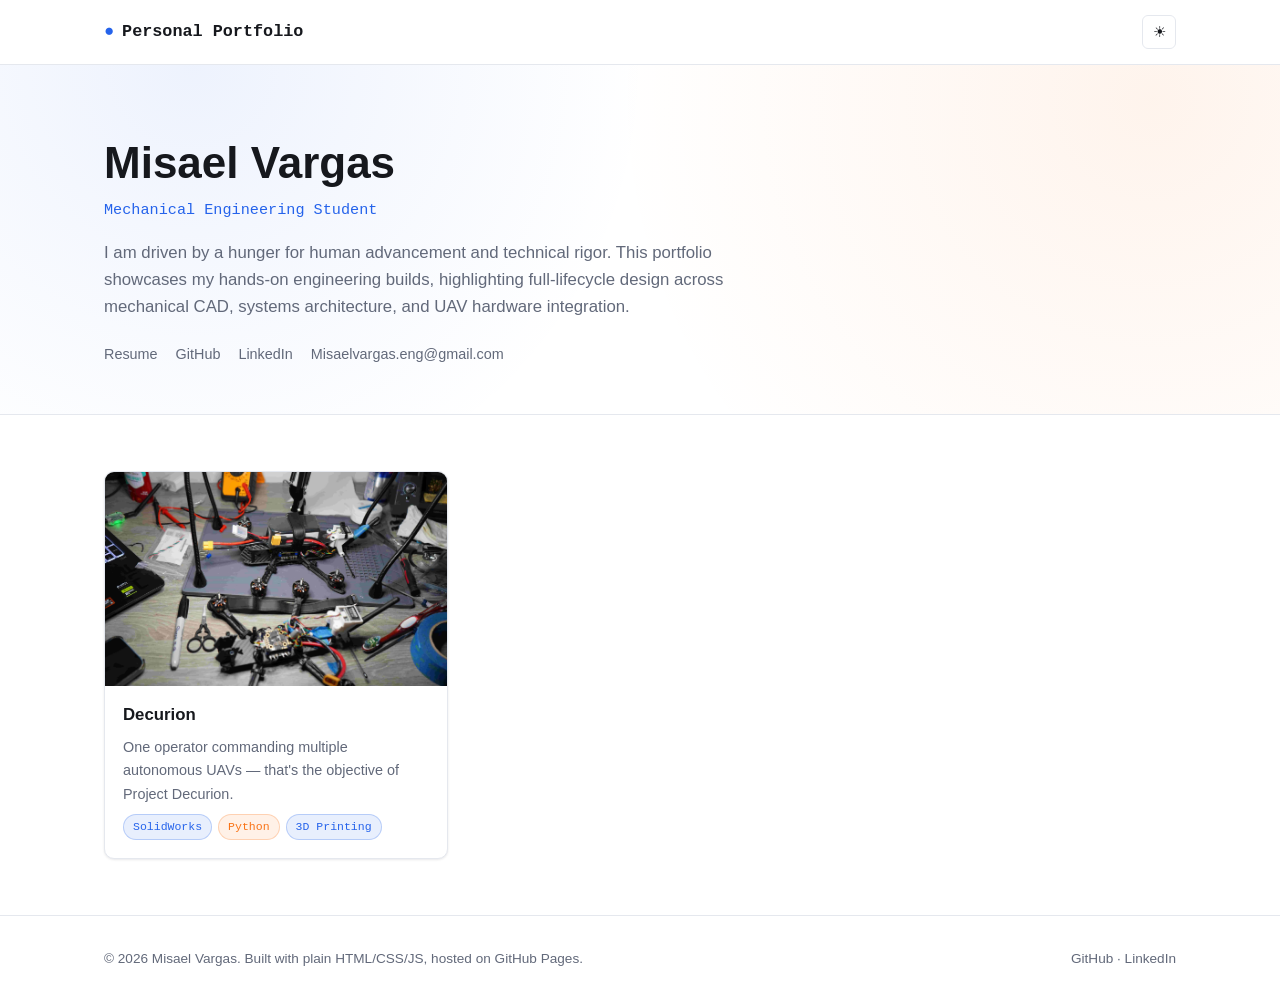
<file: index.html>
<!DOCTYPE html>
<html lang="en">
<head>
<meta charset="UTF-8">
<meta name="viewport" content="width=device-width, initial-scale=1.0">
<title>Misael Vargas — Engineering Portfolio</title>
<meta name="description" content="Engineering portfolio: projects, CAD models, build logs, and photos.">
<script>
  // Set theme before first paint to avoid a flash of the wrong theme.
  (function () {
    var saved = null;
    try { saved = localStorage.getItem("theme"); } catch (e) {}
    var theme = saved || (window.matchMedia("(prefers-color-scheme: dark)").matches ? "dark" : "light");
    document.documentElement.setAttribute("data-theme", theme);
  })();
</script>
<link rel="stylesheet" href="css/style.css">
</head>
<body>

<nav class="site-nav">
  <div class="wrap">
    <a href="index.html" class="brand"><span class="dot">&#9679;</span> Personal Portfolio</a>
    <button class="theme-toggle" data-theme-toggle aria-label="Toggle dark mode">
      <span class="icon-sun">&#9728;</span><span class="icon-moon">&#9789;</span>
    </button>
  </div>
</nav>

<!-- Short header: name, tagline, brief intro. Keep this short — the grid
     below is what people actually scan. Edit these in js/data.js (SITE). -->
<header class="landing-header">
  <div class="wrap">
    <h1><span data-site-name>Your Name</span></h1>
    <p class="tagline" data-site-tagline>Mechanical Engineering Student</p>
    <p class="intro" data-site-intro>Brief intro goes here.</p>
    <div class="header-links">
      <a href="#" data-site-resume target="_blank">Resume</a>
      <a href="#" data-site-github target="_blank">GitHub</a>
      <a href="#" data-site-linkedin target="_blank">LinkedIn</a>
      <a href="#" data-site-email>Email</a>
    </div>
  </div>
</header>

<!-- Project grid: cards only, no long text. Each card links straight to
     that project's own page. Populated from js/data.js (PROJECTS). -->
<section>
  <div class="wrap">
    <div class="grid" data-projects-grid></div>
  </div>
</section>

<footer>
  <div class="wrap">
    <div>© <span data-year></span> <span data-site-name>Your Name</span>. Built with plain HTML/CSS/JS, hosted on GitHub Pages.</div>
    <div><a href="#" data-site-github target="_blank">GitHub</a> · <a href="#" data-site-linkedin target="_blank">LinkedIn</a></div>
  </div>
</footer>

<script src="js/data.js"></script>
<script src="js/main.js"></script>
</body>
</html>
</file>
<file: css/style.css>
/* ==========================================================================
   Engineering Portfolio — shared stylesheet
   Used by index.html (landing) and every page in /projects/.
   Edit the color variables below to re-theme the whole site at once.
   ========================================================================== */

/* ---------- Theme tokens ----------
   Light mode is the default. Dark mode kicks in via [data-theme="dark"] on <html>,
   set by the inline script in each page's <head> (checks localStorage, falls back to
   the OS preference) and toggled by the sun/moon button (js/main.js: initTheme()). */
:root {
  --bg: #ffffff;
  --bg-alt: #f7f8fa;
  --surface: #ffffff;
  --surface-2: #f2f4f7;
  --border: #e5e8ee;
  --text: #16181d;
  --text-dim: #62697a;
  --accent: #2563eb;       /* blue — primary accent */
  --accent-dim: #1d4ed8;
  --on-accent: #ffffff;
  --accent-2: #f97316;     /* orange — secondary accent */
  --accent-2-dim: #c2570d;
  --shadow: 0 1px 2px rgba(16,24,40,0.04), 0 1px 3px rgba(16,24,40,0.06);
  --mono: "JetBrains Mono", "SF Mono", Consolas, monospace;
  --sans: -apple-system, BlinkMacSystemFont, "Segoe UI", Roboto, Inter, Helvetica, Arial, sans-serif;
  --radius: 10px;
  --max-w: 1120px;
  color-scheme: light;
}

html[data-theme="dark"] {
  --bg: #0d1117;
  --bg-alt: #11161d;
  --surface: #161c25;
  --surface-2: #1c2330;
  --border: #262e3d;
  --text: #e6e9ef;
  --text-dim: #9aa4b2;
  --accent: #4fa3ff;
  --accent-dim: #2b6cb0;
  --on-accent: #06131f;
  --accent-2: #ffb454;
  --accent-2-dim: #b9862f;
  --shadow: 0 1px 2px rgba(0,0,0,0.3), 0 2px 8px rgba(0,0,0,0.25);
  color-scheme: dark;
}

* { box-sizing: border-box; }

html { scroll-behavior: smooth; }

body {
  margin: 0;
  background: var(--bg);
  color: var(--text);
  font-family: var(--sans);
  line-height: 1.6;
  -webkit-font-smoothing: antialiased;
  transition: background-color .15s ease, color .15s ease;
}

a { color: var(--accent); text-decoration: none; }
a:hover { text-decoration: underline; }

img { max-width: 100%; display: block; }

.wrap {
  max-width: var(--max-w);
  margin: 0 auto;
  padding: 0 24px;
}

/* ---------- Nav ----------
   Deliberately minimal: brand (links home) + theme toggle. There's no
   multi-page nav anymore since content lives on the landing page and
   individual project pages. */
.site-nav {
  position: sticky;
  top: 0;
  z-index: 50;
  background: color-mix(in srgb, var(--bg) 88%, transparent);
  backdrop-filter: blur(8px);
  border-bottom: 1px solid var(--border);
}

.site-nav .wrap {
  display: flex;
  align-items: center;
  justify-content: space-between;
  height: 64px;
}

.brand {
  font-family: var(--mono);
  font-weight: 600;
  font-size: 1.05rem;
  color: var(--text);
  display: flex;
  align-items: center;
  gap: 8px;
}
.brand:hover { text-decoration: none; color: var(--accent); }
.brand .dot { color: var(--accent); }

.theme-toggle {
  background: none;
  border: 1px solid var(--border);
  color: var(--text);
  border-radius: 6px;
  cursor: pointer;
  line-height: 1;
  font-size: 0.95rem;
  width: 34px;
  height: 34px;
  display: flex;
  align-items: center;
  justify-content: center;
}
.theme-toggle:hover { background: var(--surface-2); }
.theme-toggle .icon-moon { display: none; }
html[data-theme="dark"] .theme-toggle .icon-sun { display: none; }
html[data-theme="dark"] .theme-toggle .icon-moon { display: inline; }

/* ---------- Landing page header ---------- */
.landing-header {
  padding: 72px 0 48px;
  border-bottom: 1px solid var(--border);
  background:
    radial-gradient(circle at 15% 0%, color-mix(in srgb, var(--accent) 8%, transparent), transparent 40%),
    radial-gradient(circle at 90% 10%, color-mix(in srgb, var(--accent-2) 8%, transparent), transparent 45%);
}
.landing-header h1 {
  font-size: clamp(1.9rem, 4.5vw, 2.75rem);
  margin: 0 0 8px;
  line-height: 1.2;
}
.landing-header .tagline {
  font-family: var(--mono);
  color: var(--accent);
  font-size: 0.95rem;
  margin: 0 0 18px;
}
.landing-header .intro {
  color: var(--text-dim);
  font-size: 1.05rem;
  max-width: 640px;
  margin: 0 0 22px;
}
.header-links { display: flex; gap: 18px; flex-wrap: wrap; font-size: 0.9rem; }
.header-links a { color: var(--text-dim); }
.header-links a:hover { color: var(--accent); }

/* ---------- Sections ---------- */
section { padding: 56px 0; }
section.tight { padding: 40px 0; }

.section-head {
  display: flex;
  align-items: baseline;
  justify-content: space-between;
  gap: 16px;
  margin-bottom: 28px;
  flex-wrap: wrap;
}
.section-head h2 { margin: 0; font-size: 1.4rem; }
.section-head p { margin: 4px 0 0; color: var(--text-dim); }

/* ---------- Project cards (landing grid) ---------- */
.grid {
  display: grid;
  grid-template-columns: repeat(auto-fill, minmax(280px, 1fr));
  gap: 20px;
}

.card {
  background: var(--surface);
  border: 1px solid var(--border);
  border-radius: var(--radius);
  overflow: hidden;
  display: flex;
  flex-direction: column;
  box-shadow: var(--shadow);
  color: inherit;
  transition: transform .15s ease, border-color .15s ease, box-shadow .15s ease;
}
a.card:hover { text-decoration: none; }
.card:hover { transform: translateY(-3px); border-color: var(--accent-dim); box-shadow: 0 8px 20px color-mix(in srgb, var(--accent) 12%, transparent); }

.card .thumb {
  aspect-ratio: 16 / 10;
  overflow: hidden;
  background: var(--surface-2);
}
.card .thumb img { width: 100%; height: 100%; object-fit: cover; }

.card-body { padding: 16px 18px 18px; display: flex; flex-direction: column; gap: 8px; flex: 1; }
.card-body h3 { margin: 0; font-size: 1.05rem; color: var(--text); }
.card-body p { margin: 0; color: var(--text-dim); font-size: 0.9rem; flex: 1; }

/* dashed "add a project" placeholder card, used as a duplication cue on the landing page */
.card.card-placeholder {
  border-style: dashed;
  box-shadow: none;
  align-items: center;
  justify-content: center;
  text-align: center;
  color: var(--text-dim);
  padding: 32px 20px;
  min-height: 220px;
}
.card.card-placeholder:hover { transform: none; box-shadow: none; border-color: var(--accent-dim); }
.card.card-placeholder .plus { font-size: 1.8rem; color: var(--accent); margin-bottom: 8px; }

/* ---------- Tags ---------- */
.tags, .skills-list { display: flex; flex-wrap: wrap; gap: 6px; }
.tag {
  font-family: var(--mono);
  font-size: 0.72rem;
  color: var(--accent);
  background: color-mix(in srgb, var(--accent) 10%, transparent);
  border: 1px solid color-mix(in srgb, var(--accent) 25%, transparent);
  padding: 3px 9px;
  border-radius: 999px;
}
/* alternate every other tag orange for a little visual variety */
.tags .tag:nth-child(even), .skills-list .tag:nth-child(even) {
  color: var(--accent-2);
  background: color-mix(in srgb, var(--accent-2) 10%, transparent);
  border-color: color-mix(in srgb, var(--accent-2) 25%, transparent);
}

/* ---------- Buttons ---------- */
.btn-row { display: flex; gap: 12px; flex-wrap: wrap; }
.btn {
  display: inline-flex;
  align-items: center;
  gap: 8px;
  padding: 9px 18px;
  border-radius: 8px;
  font-size: 0.9rem;
  font-weight: 600;
  border: 1px solid var(--border);
  cursor: pointer;
}
.btn:hover { text-decoration: none; }
.btn-primary { background: var(--accent); border-color: var(--accent); color: var(--on-accent); }
.btn-primary:hover { background: var(--accent-dim); border-color: var(--accent-dim); }
.btn-ghost { background: transparent; color: var(--text); }
.btn-ghost:hover { background: var(--surface-2); }

/* ==========================================================================
   PROJECT PAGE COMPONENTS
   Everything below is used by the per-project pages in /projects/.
   ========================================================================== */

/* in-page section jump nav, sticky under the main site-nav */
.section-nav {
  position: sticky;
  top: 64px;
  z-index: 40;
  background: color-mix(in srgb, var(--bg) 92%, transparent);
  backdrop-filter: blur(6px);
  border-bottom: 1px solid var(--border);
  overflow-x: auto;
}
.section-nav .wrap { display: flex; gap: 2px; padding: 10px 24px; }
.section-nav a {
  font-family: var(--mono);
  font-size: 0.78rem;
  color: var(--text-dim);
  padding: 6px 12px;
  border-radius: 6px;
  white-space: nowrap;
}
.section-nav a:hover { color: var(--text); background: var(--surface-2); text-decoration: none; }
.section-nav a.active {
  color: var(--accent);
  background: color-mix(in srgb, var(--accent) 10%, transparent);
}

/* project title block, above the section nav's target content */
.project-header { padding: 36px 0 4px; }
.back-link { font-family: var(--mono); font-size: 0.82rem; color: var(--text-dim); }
.back-link:hover { color: var(--accent); }
.project-header h1 { font-size: clamp(1.75rem, 4vw, 2.4rem); margin: 14px 0 8px; }
.project-header .subtitle { color: var(--text-dim); font-size: 1.02rem; max-width: 680px; margin: 0 0 16px; }

/* generic section wrapper, one per template section (Overview, Problem, etc.) */
.project-section {
  padding: 48px 0;
  border-top: 1px solid var(--border);
  scroll-margin-top: 132px; /* keeps the heading clear of the sticky nav bars when jumped to */
}
.project-section:first-of-type { border-top: none; padding-top: 32px; }
.section-label {
  font-family: var(--mono);
  font-size: 0.76rem;
  color: var(--accent);
  text-transform: uppercase;
  letter-spacing: 0.08em;
  margin-bottom: 8px;
}
.project-section h2 { margin: 0 0 18px; font-size: 1.45rem; }
.project-section p { margin: 0 0 14px; }
.project-section ul, .project-section ol { margin: 0 0 14px; padding-left: 22px; }
.project-section li { margin-bottom: 6px; }

.hero-image {
  border-radius: var(--radius);
  overflow: hidden;
  border: 1px solid var(--border);
  box-shadow: var(--shadow);
  margin: 18px 0 20px;
}
.hero-image img { width: 100%; display: block; }

/* Proof of Concept — recordings with a caption underneath each */
.poc-list { display: flex; flex-direction: column; gap: 28px; margin: 18px 0; }
.poc-video {
  border-radius: var(--radius);
  overflow: hidden;
  border: 1px solid var(--border);
  box-shadow: var(--shadow);
  background: #000;
}
.poc-video video, .poc-video iframe {
  width: 100%;
  aspect-ratio: 16 / 9;
  display: block;
  border: none;
}
.poc-desc { color: var(--text-dim); font-size: 0.92rem; margin: 10px 0 0; }
.poc-desc strong { color: var(--text); }

/* dashed placeholder slot, same visual language as the landing page's "add a project" card */
.poc-video.poc-placeholder {
  aspect-ratio: 16 / 9;
  display: flex;
  align-items: center;
  justify-content: center;
  border-style: dashed;
  background: var(--surface-2);
  color: var(--text-dim);
  font-family: var(--mono);
  font-size: 0.85rem;
  text-align: center;
  padding: 20px;
}

/* Build & Code */
.code-block {
  background: var(--surface-2);
  border: 1px solid var(--border);
  border-radius: 8px;
  padding: 16px;
  overflow-x: auto;
  margin: 16px 0;
}
.code-block .filename {
  font-family: var(--mono);
  font-size: 0.72rem;
  color: var(--text-dim);
  margin-bottom: 10px;
  text-transform: uppercase;
  letter-spacing: 0.05em;
}
.code-block pre { margin: 0; font-family: var(--mono); font-size: 0.84rem; line-height: 1.55; }
.code-block code { font-family: var(--mono); }

.spec-table { width: 100%; border-collapse: collapse; margin: 16px 0; font-size: 0.9rem; }
.spec-table td { padding: 8px 0; border-bottom: 1px solid var(--border); }
.spec-table td:first-child { color: var(--text-dim); width: 40%; }

.download-list { display: flex; flex-direction: column; gap: 8px; margin: 16px 0; }
.download-list a {
  display: flex;
  align-items: center;
  gap: 8px;
  font-family: var(--mono);
  font-size: 0.85rem;
  padding: 9px 14px;
  background: var(--surface-2);
  border-radius: 6px;
  border: 1px solid var(--border);
  color: var(--text);
}
.download-list a:hover { border-color: var(--accent-dim); text-decoration: none; }

model-viewer {
  width: 100%;
  height: 360px;
  background: var(--surface-2);
  border-radius: var(--radius);
  border: 1px solid var(--border);
  margin: 16px 0;
}

/* 3D model controls (buttons are added by js/main.js) */
model-viewer { position: relative; }
.mv-controls { position: absolute; top: 10px; right: 10px; display: flex; gap: 6px; z-index: 2; }
.mv-btn {
  font: 600 0.8rem var(--sans);
  padding: 6px 10px;
  border-radius: 8px;
  border: 1px solid var(--border);
  background: var(--surface);
  color: var(--text);
  box-shadow: var(--shadow);
  cursor: pointer;
}
.mv-btn:hover { border-color: var(--accent-dim); }
model-viewer.mv-expanded,
.cad-item model-viewer.mv-expanded,
.cad-item.wide model-viewer.mv-expanded {
  position: fixed;
  inset: 0;
  width: 100vw;
  height: 100vh;
  height: 100dvh;
  margin: 0;
  border-radius: 0;
  border: 0;
  z-index: 1000;
}
body.mv-lock { overflow: hidden; }

/* Engineering log — per-project timeline */
.timeline {
  position: relative;
  margin-left: 6px;
  padding-left: 28px;
  border-left: 2px solid var(--border);
}
.timeline-entry { position: relative; padding-bottom: 30px; }
.timeline-entry:last-child { padding-bottom: 0; }
.timeline-entry::before {
  content: "";
  position: absolute;
  left: -35px;
  top: 4px;
  width: 12px;
  height: 12px;
  border-radius: 50%;
  background: var(--accent);
  box-shadow: 0 0 0 3px var(--bg), 0 0 0 4px var(--border);
}
.timeline-date {
  font-family: var(--mono);
  font-size: 0.78rem;
  color: var(--accent-2);
  margin-bottom: 4px;
}
.timeline-entry h4 { margin: 0 0 6px; font-size: 1.05rem; }
.timeline-entry p { margin: 0; color: var(--text-dim); font-size: 0.92rem; }
.timeline-entry .timeline-tags { margin-top: 8px; }

/* Photo gallery (reused pattern, scoped per project) */
.gallery-grid {
  display: grid;
  grid-template-columns: repeat(auto-fill, minmax(220px, 1fr));
  gap: 14px;
}
.gallery-item {
  border-radius: var(--radius);
  overflow: hidden;
  border: 1px solid var(--border);
  cursor: zoom-in;
  aspect-ratio: 4 / 3;
  background: var(--surface-2);
  position: relative;
}
.gallery-item img { width: 100%; height: 100%; object-fit: cover; transition: transform .2s ease; }
.gallery-item:hover img { transform: scale(1.05); }
.gallery-item .cap {
  position: absolute;
  bottom: 0; left: 0; right: 0;
  padding: 8px 10px;
  font-size: 0.78rem;
  color: #fff;
  background: linear-gradient(transparent, rgba(0,0,0,0.7));
}

.lightbox {
  position: fixed;
  inset: 0;
  background: rgba(6,8,12,0.92);
  display: none;
  align-items: center;
  justify-content: center;
  z-index: 200;
  padding: 40px;
}
.lightbox.open { display: flex; }
.lightbox img { max-width: 90vw; max-height: 82vh; border-radius: 8px; }
.lightbox .lb-cap { text-align: center; color: var(--text-dim); margin-top: 12px; font-size: 0.9rem; }
.lightbox .lb-close {
  position: absolute;
  top: 24px; right: 32px;
  font-size: 1.6rem;
  color: #fff;
  cursor: pointer;
  background: none; border: none;
}
.lightbox .lb-nav {
  position: absolute;
  top: 50%;
  transform: translateY(-50%);
  background: rgba(255,255,255,0.08);
  border: none;
  color: #fff;
  font-size: 1.6rem;
  width: 44px; height: 44px;
  border-radius: 50%;
  cursor: pointer;
}
.lb-prev { left: 24px; }
.lb-next { right: 24px; }

/* ---------- Footer ---------- */
footer {
  border-top: 1px solid var(--border);
  padding: 32px 0;
  color: var(--text-dim);
  font-size: 0.85rem;
}
footer .wrap { display: flex; justify-content: space-between; flex-wrap: wrap; gap: 12px; }
footer a { color: var(--text-dim); }
footer a:hover { color: var(--accent); }

/* ---------- Misc ---------- */
.empty-state { color: var(--text-dim); font-size: 0.9rem; padding: 24px 0; }

@media (max-width: 760px) {
  .project-section { scroll-margin-top: 168px; }
}

/* ==========================================================================
   PROJECT PAGE v2 — header facts, milestones, progress cards, case study, CAD
   ========================================================================== */

/* status badge under the project title */
.status-badge {
  display: inline-flex;
  align-items: center;
  gap: 8px;
  font-family: var(--mono);
  font-size: 0.78rem;
  color: var(--text);
  background: var(--surface-2);
  border: 1px solid var(--border);
  padding: 5px 12px;
  border-radius: 999px;
  margin-bottom: 14px;
}
.status-badge .pulse {
  width: 8px; height: 8px; border-radius: 50%;
  background: #22c55e;
  box-shadow: 0 0 0 0 rgba(34,197,94,.6);
  animation: pulse 2s infinite;
}
@keyframes pulse {
  0% { box-shadow: 0 0 0 0 rgba(34,197,94,.5); }
  70% { box-shadow: 0 0 0 8px rgba(34,197,94,0); }
  100% { box-shadow: 0 0 0 0 rgba(34,197,94,0); }
}
@media (prefers-reduced-motion: reduce) { .status-badge .pulse { animation: none; } }

/* key facts strip */
.facts {
  display: grid;
  grid-template-columns: repeat(auto-fit, minmax(220px, 1fr));
  gap: 1px;
  background: var(--border);
  border: 1px solid var(--border);
  border-radius: var(--radius);
  overflow: hidden;
  margin: 4px 0 16px;
}
.fact { background: var(--surface); padding: 12px 14px; display: flex; flex-direction: column; gap: 3px; }
.fact-label { font-family: var(--mono); font-size: 0.7rem; text-transform: uppercase; letter-spacing: .08em; color: var(--text-dim); }
.fact-value { font-size: 0.9rem; line-height: 1.4; }

/* latest update callout */
.latest-update {
  display: grid;
  grid-template-columns: auto auto 1fr auto;
  align-items: center;
  gap: 12px;
  margin: 20px 0 8px;
  padding: 12px 16px;
  border: 1px solid color-mix(in srgb, var(--accent) 30%, var(--border));
  background: color-mix(in srgb, var(--accent) 6%, var(--surface));
  border-radius: var(--radius);
  color: var(--text);
}
.latest-update:hover { text-decoration: none; border-color: var(--accent); }
.latest-label { font-family: var(--mono); font-size: 0.72rem; text-transform: uppercase; letter-spacing: .08em; color: var(--accent); white-space: nowrap; }
.latest-date { font-family: var(--mono); font-size: 0.78rem; color: var(--accent-2); white-space: nowrap; }
.latest-text { font-size: 0.92rem; }
.latest-arrow { color: var(--accent); }
@media (max-width: 640px) {
  .latest-update { grid-template-columns: 1fr auto; }
  .latest-text { grid-column: 1 / -1; }
  .latest-arrow { display: none; }
}

/* generic helpers */
.two-col { display: grid; grid-template-columns: 1fr 1fr; gap: 32px; }
@media (max-width: 760px) { .two-col { grid-template-columns: 1fr; gap: 8px; } }
.mini-head { font-size: 1rem; margin: 0 0 10px; }
.project-section .cad-grid + .mini-head { margin-top: 32px; }
.muted { color: var(--text-dim); font-size: 0.92rem; }
.steps li { margin-bottom: 8px; }

/* placeholder slots for photos / models you haven't added yet */
.media-placeholder {
  width: 100%;
  height: 100%;
  min-height: 160px;
  display: flex;
  align-items: center;
  justify-content: center;
  text-align: center;
  padding: 16px;
  border: 1.5px dashed var(--border);
  border-radius: var(--radius);
  background: var(--surface-2);
  color: var(--text-dim);
  font-family: var(--mono);
  font-size: 0.78rem;
}
.media-placeholder.tall { min-height: 300px; height: auto; }
.todo-inline { color: var(--accent-2); font-style: italic; }

/* milestones checklist */
.milestones { list-style: none; padding: 0; margin: 8px 0 0; display: flex; flex-direction: column; gap: 14px; }
.milestone {
  border: 1px solid var(--border);
  border-radius: var(--radius);
  background: var(--surface);
  padding: 14px 18px;
}
.ms-head { display: flex; align-items: center; gap: 12px; }
.ms-head h3 { margin: 0; font-size: 1rem; flex: 1; }
.ms-icon {
  flex: none;
  width: 22px; height: 22px; border-radius: 50%;
  border: 2px solid var(--border);
  display: flex; align-items: center; justify-content: center;
  font-size: 0.75rem; font-weight: 700;
}
.ms-state { font-family: var(--mono); font-size: 0.72rem; color: var(--text-dim); white-space: nowrap; }
.ms-body { margin-top: 14px; padding-left: 34px; }
.milestone.done .ms-icon { background: #22c55e; border-color: #22c55e; color: #fff; }
.milestone.done .ms-icon::after { content: "\2713"; }
.milestone.done .ms-state { color: #16a34a; }
.milestone.active { border-color: color-mix(in srgb, var(--accent) 40%, var(--border)); }
.milestone.active .ms-icon { border-color: var(--accent); background: color-mix(in srgb, var(--accent) 20%, transparent); }
.milestone.active .ms-state { color: var(--accent); }
.milestone.todo { background: transparent; }
.milestone.todo h3 { color: var(--text-dim); font-weight: 500; }
@media (max-width: 640px) { .ms-body { padding-left: 0; } }

/* metric tiles */
.metrics { display: grid; grid-template-columns: repeat(auto-fit, minmax(150px, 1fr)); gap: 10px; margin-bottom: 14px; }
.metric { background: var(--surface-2); border-radius: 8px; padding: 10px 14px; display: flex; flex-direction: column; }
.metric-value { font-size: 1.4rem; font-weight: 700; line-height: 1.2; }
.metric-label { font-size: 0.78rem; color: var(--text-dim); }

/* debugging case study card */
.case-study {
  display: grid;
  grid-template-columns: 1.2fr 1fr;
  gap: 20px;
  background: var(--surface-2);
  border-radius: var(--radius);
  padding: 16px;
}
.case-media img { width: 100%; border-radius: 8px; border: 1px solid var(--border); }
.case-kicker { font-family: var(--mono); font-size: 0.7rem; text-transform: uppercase; letter-spacing: .08em; color: var(--accent-2); }
.case-text h4 { margin: 4px 0 10px; font-size: 1.05rem; }
.case-text dl { margin: 0; }
.case-text dt { font-weight: 600; font-size: 0.85rem; margin-top: 8px; }
.case-text dd { margin: 2px 0 0; color: var(--text-dim); font-size: 0.88rem; }
@media (max-width: 760px) { .case-study { grid-template-columns: 1fr; } }

/* progress cards (visual engineering log) */
.progress-list { display: flex; flex-direction: column; gap: 16px; }
.progress-card {
  display: grid;
  grid-template-columns: 240px 1fr;
  gap: 18px;
  align-items: start;
  border: 1px solid var(--border);
  border-radius: var(--radius);
  background: var(--surface);
  padding: 14px;
}
.progress-card.no-media { grid-template-columns: 1fr; }
.progress-media { aspect-ratio: 4 / 3; border-radius: 8px; overflow: hidden; }
.progress-media img { width: 100%; height: 100%; object-fit: cover; }
.progress-media .media-placeholder { min-height: 0; }
.progress-text h4 { margin: 2px 0 6px; font-size: 1.02rem; }
.progress-text p { margin: 0; color: var(--text-dim); font-size: 0.92rem; }
@media (max-width: 640px) { .progress-card { grid-template-columns: 1fr; } }

/* CAD / 3D model grid */
.cad-grid { display: grid; grid-template-columns: repeat(auto-fit, minmax(min(360px, 100%), 1fr)); gap: 16px; }
.cad-item model-viewer { height: 300px; margin: 0; }
.cad-item.wide { grid-column: 1 / -1; }
.cad-item.wide model-viewer { height: 440px; }

/* ---------- Progress cards: click to enlarge ---------- */
.progress-card.expandable { cursor: pointer; position: relative; transition: border-color .15s ease, box-shadow .15s ease, transform .15s ease; }
.progress-card.expandable:hover,
.progress-card.expandable:focus-visible {
  border-color: var(--accent-dim);
  box-shadow: 0 6px 18px color-mix(in srgb, var(--accent) 12%, transparent);
  outline: none;
}
.progress-card.expandable::after {
  content: "\2922"; /* expand arrows */
  position: absolute;
  top: 10px; right: 12px;
  font-size: 0.9rem;
  color: var(--text-dim);
  opacity: .5;
  transition: opacity .15s ease, color .15s ease;
}
.progress-card.expandable:hover::after,
.progress-card.expandable:focus-visible::after { opacity: 1; color: var(--accent); }
.progress-card.expandable:hover .progress-media img { transform: scale(1.04); }
.progress-media img { transition: transform .2s ease; }

.progress-modal {
  position: fixed;
  inset: 0;
  z-index: 210;
  background: rgba(6,8,12,0.85);
  display: none;
  align-items: center;
  justify-content: center;
  padding: 24px;
}
.progress-modal.open { display: flex; }
.pm-panel {
  position: relative;
  width: min(1000px, 100%);
  max-height: calc(100vh - 48px);
  overflow: auto;
  background: var(--surface);
  color: var(--text);
  border: 1px solid var(--border);
  border-radius: 14px;
  display: grid;
  grid-template-columns: 1.4fr 1fr;
  box-shadow: 0 20px 60px rgba(0,0,0,.4);
}
.progress-modal.no-media .pm-panel { grid-template-columns: 1fr; width: min(640px, 100%); }
.progress-modal.no-media .pm-media { display: none; }
.pm-media { background: #000; display: flex; align-items: center; justify-content: center; min-height: 320px; }
.pm-media img { width: 100%; height: 100%; max-height: calc(100vh - 48px); object-fit: contain; }
.pm-body { padding: 28px 26px 22px; display: flex; flex-direction: column; }
.pm-title { margin: 4px 0 12px; font-size: 1.3rem; padding-right: 28px; }
.pm-text { color: var(--text-dim); font-size: 1rem; line-height: 1.65; flex: 1; }
.pm-nav { display: flex; align-items: center; justify-content: space-between; gap: 10px; margin-top: 24px; padding-top: 14px; border-top: 1px solid var(--border); }
.pm-nav button {
  font-family: var(--mono); font-size: 0.78rem;
  background: var(--surface-2); color: var(--text);
  border: 1px solid var(--border); border-radius: 6px;
  padding: 6px 12px; cursor: pointer;
}
.pm-nav button:hover { border-color: var(--accent-dim); color: var(--accent); }
.pm-count { font-family: var(--mono); font-size: 0.75rem; color: var(--text-dim); }
.pm-close {
  position: absolute; top: 10px; right: 12px; z-index: 2;
  width: 34px; height: 34px; border-radius: 50%;
  border: 1px solid var(--border); background: var(--surface);
  color: var(--text); font-size: 1.3rem; line-height: 1; cursor: pointer;
}
.pm-close:hover { color: var(--accent); border-color: var(--accent-dim); }
@media (max-width: 760px) {
  .progress-modal { padding: 12px; align-items: flex-start; }
  .pm-panel { grid-template-columns: 1fr; max-height: calc(100vh - 24px); }
  .pm-media { min-height: 0; }
  .pm-media img { max-height: 55vh; }
}
</file>
